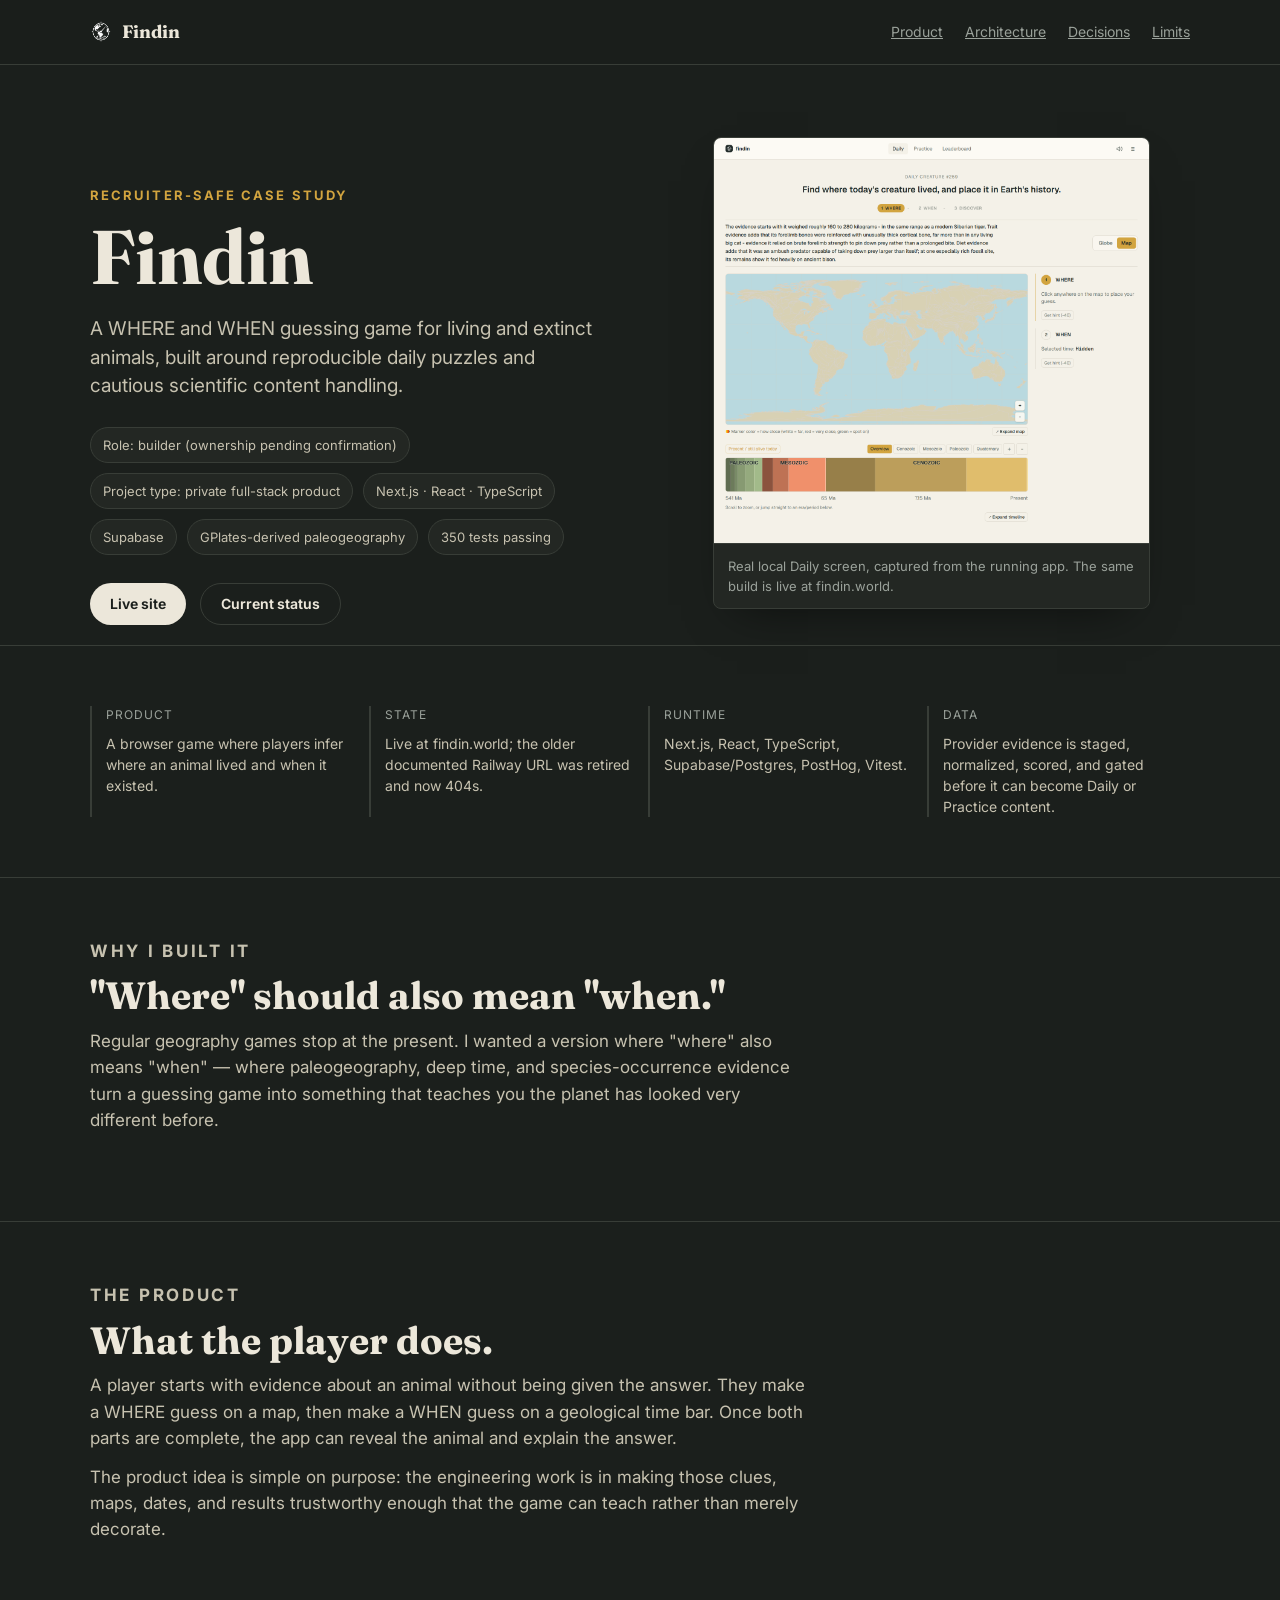
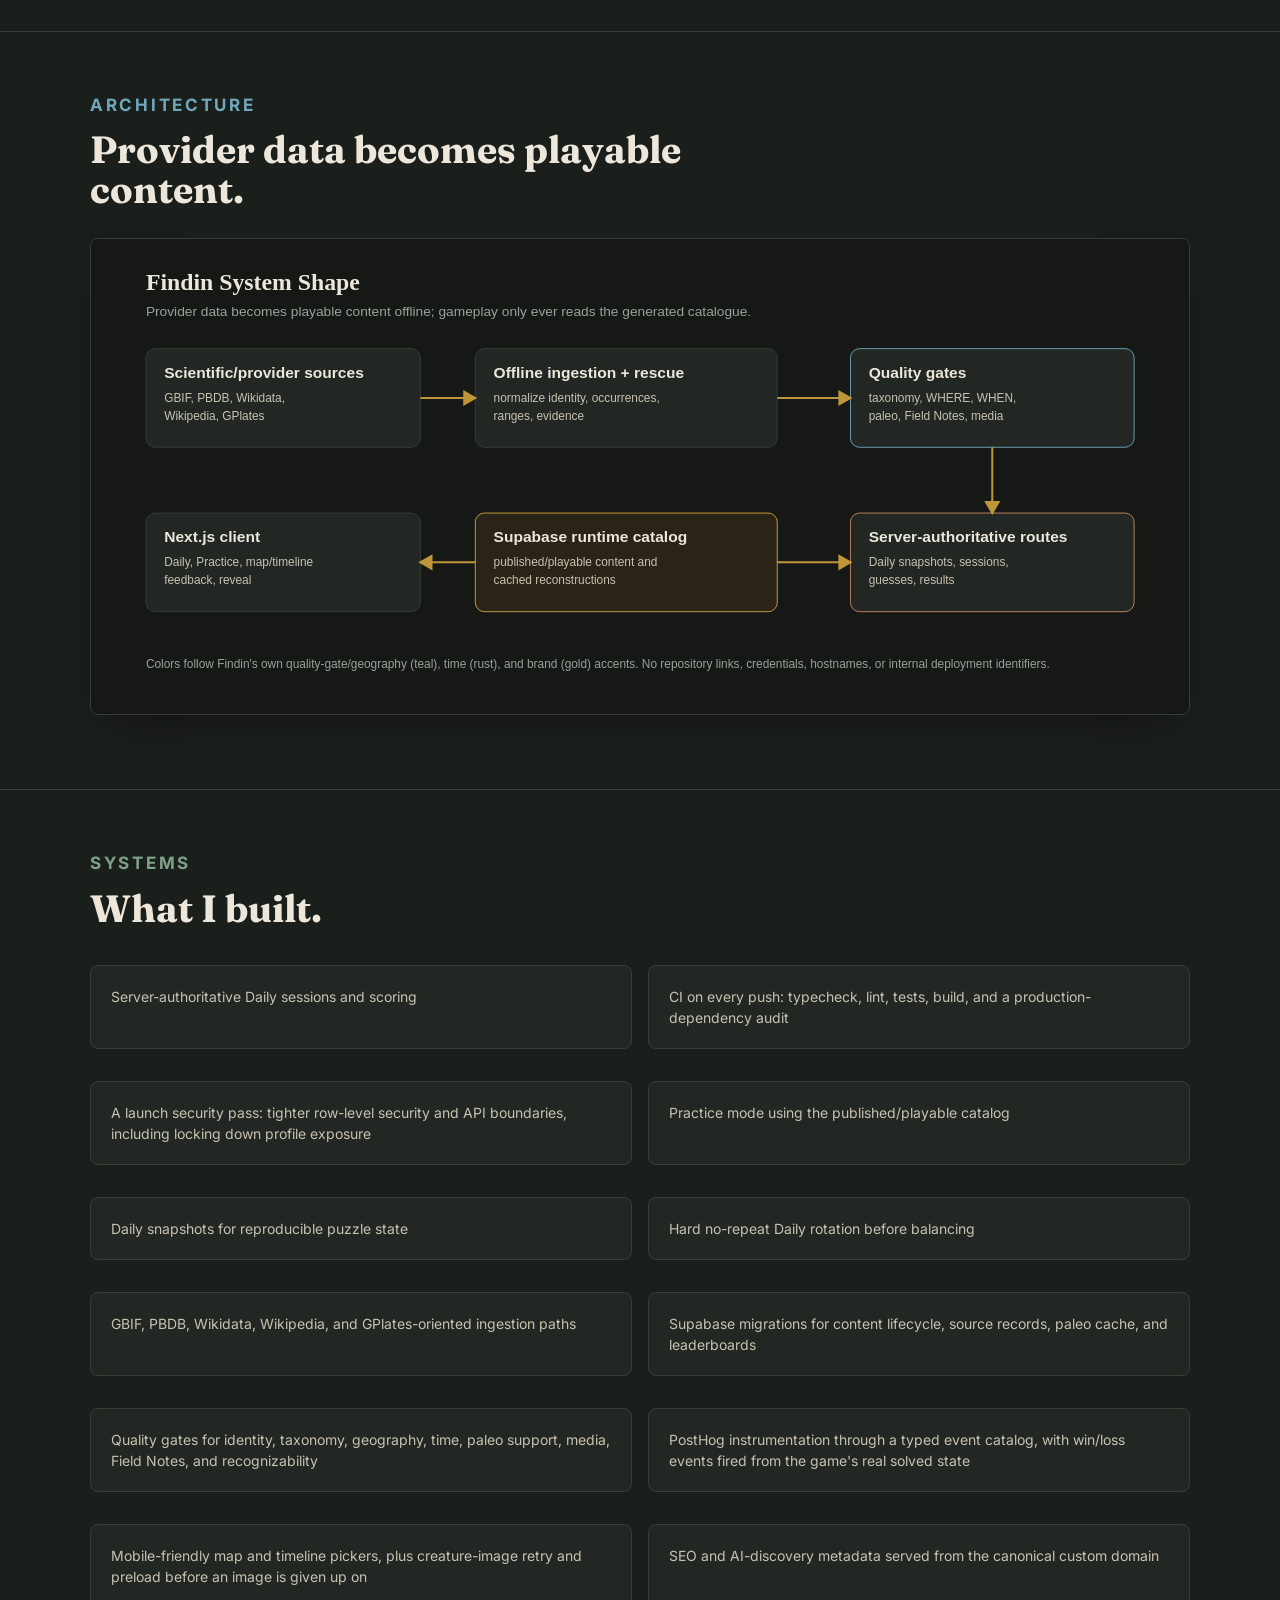
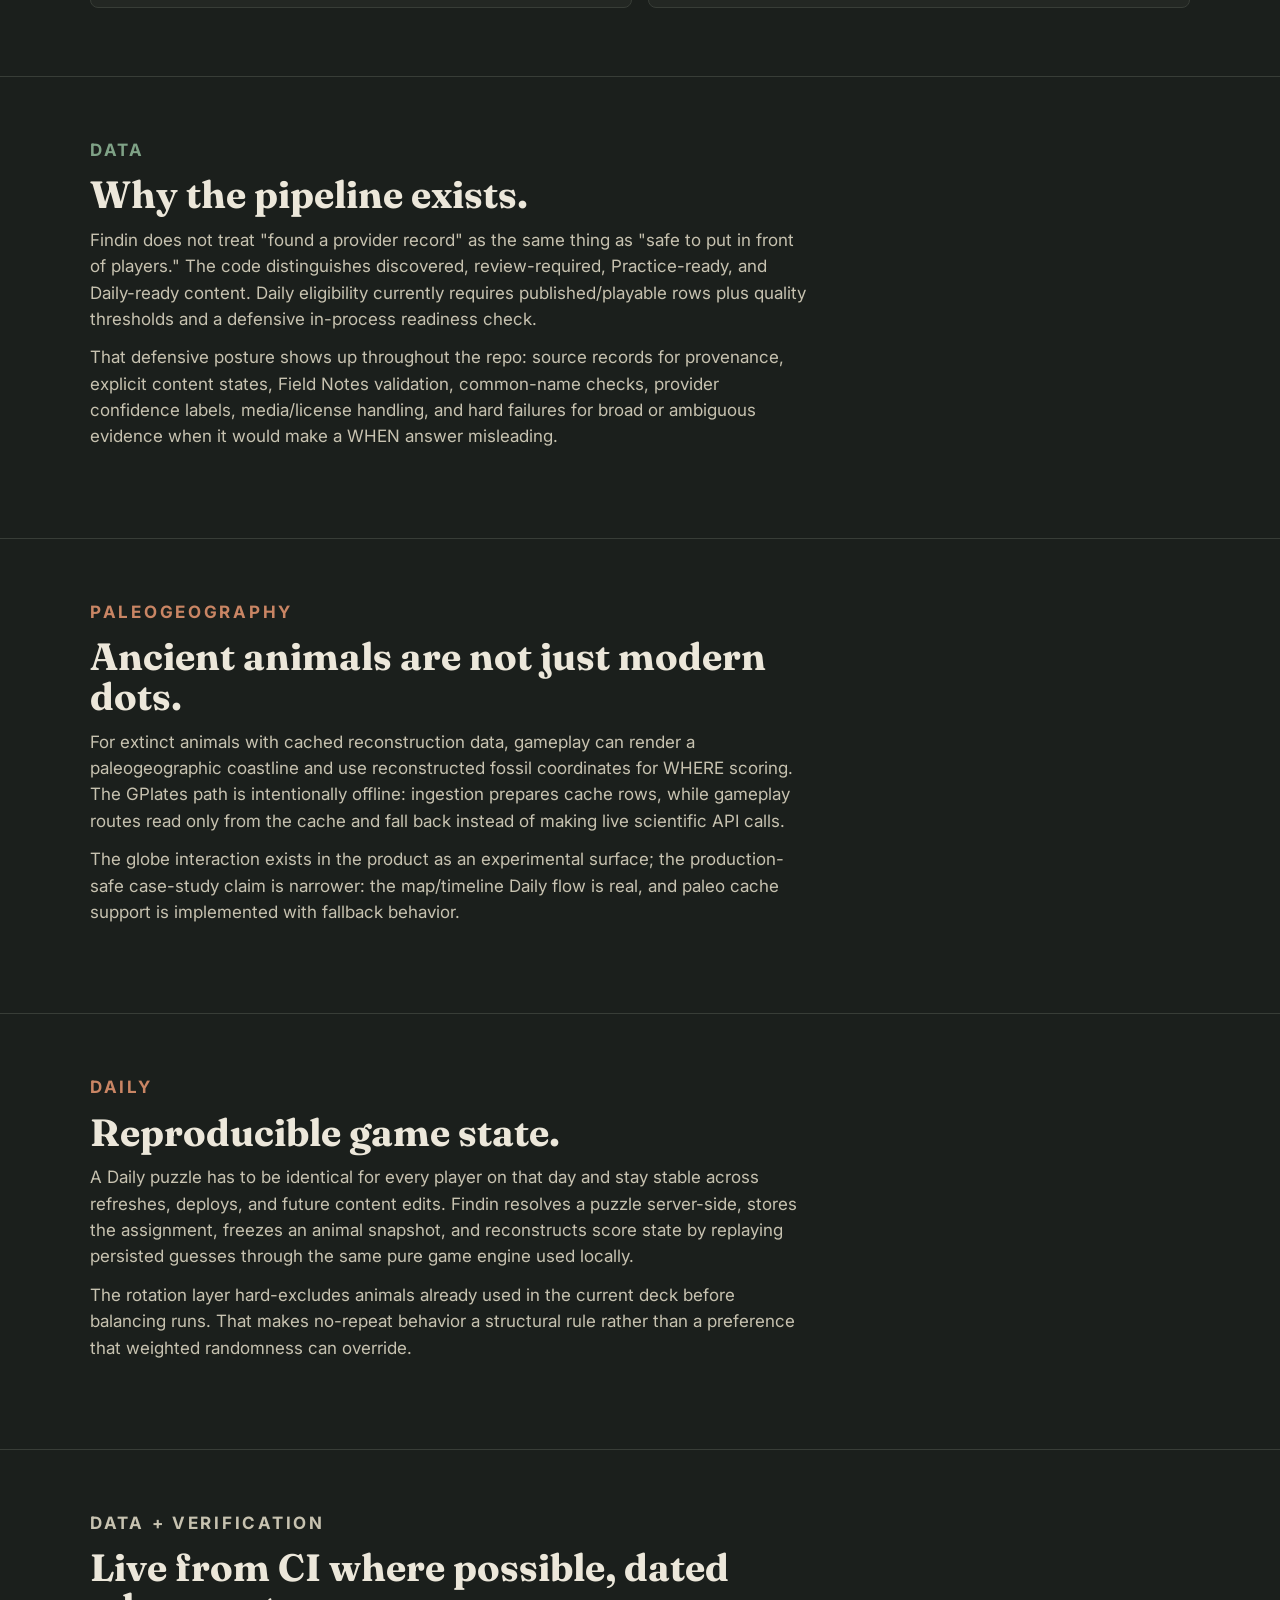
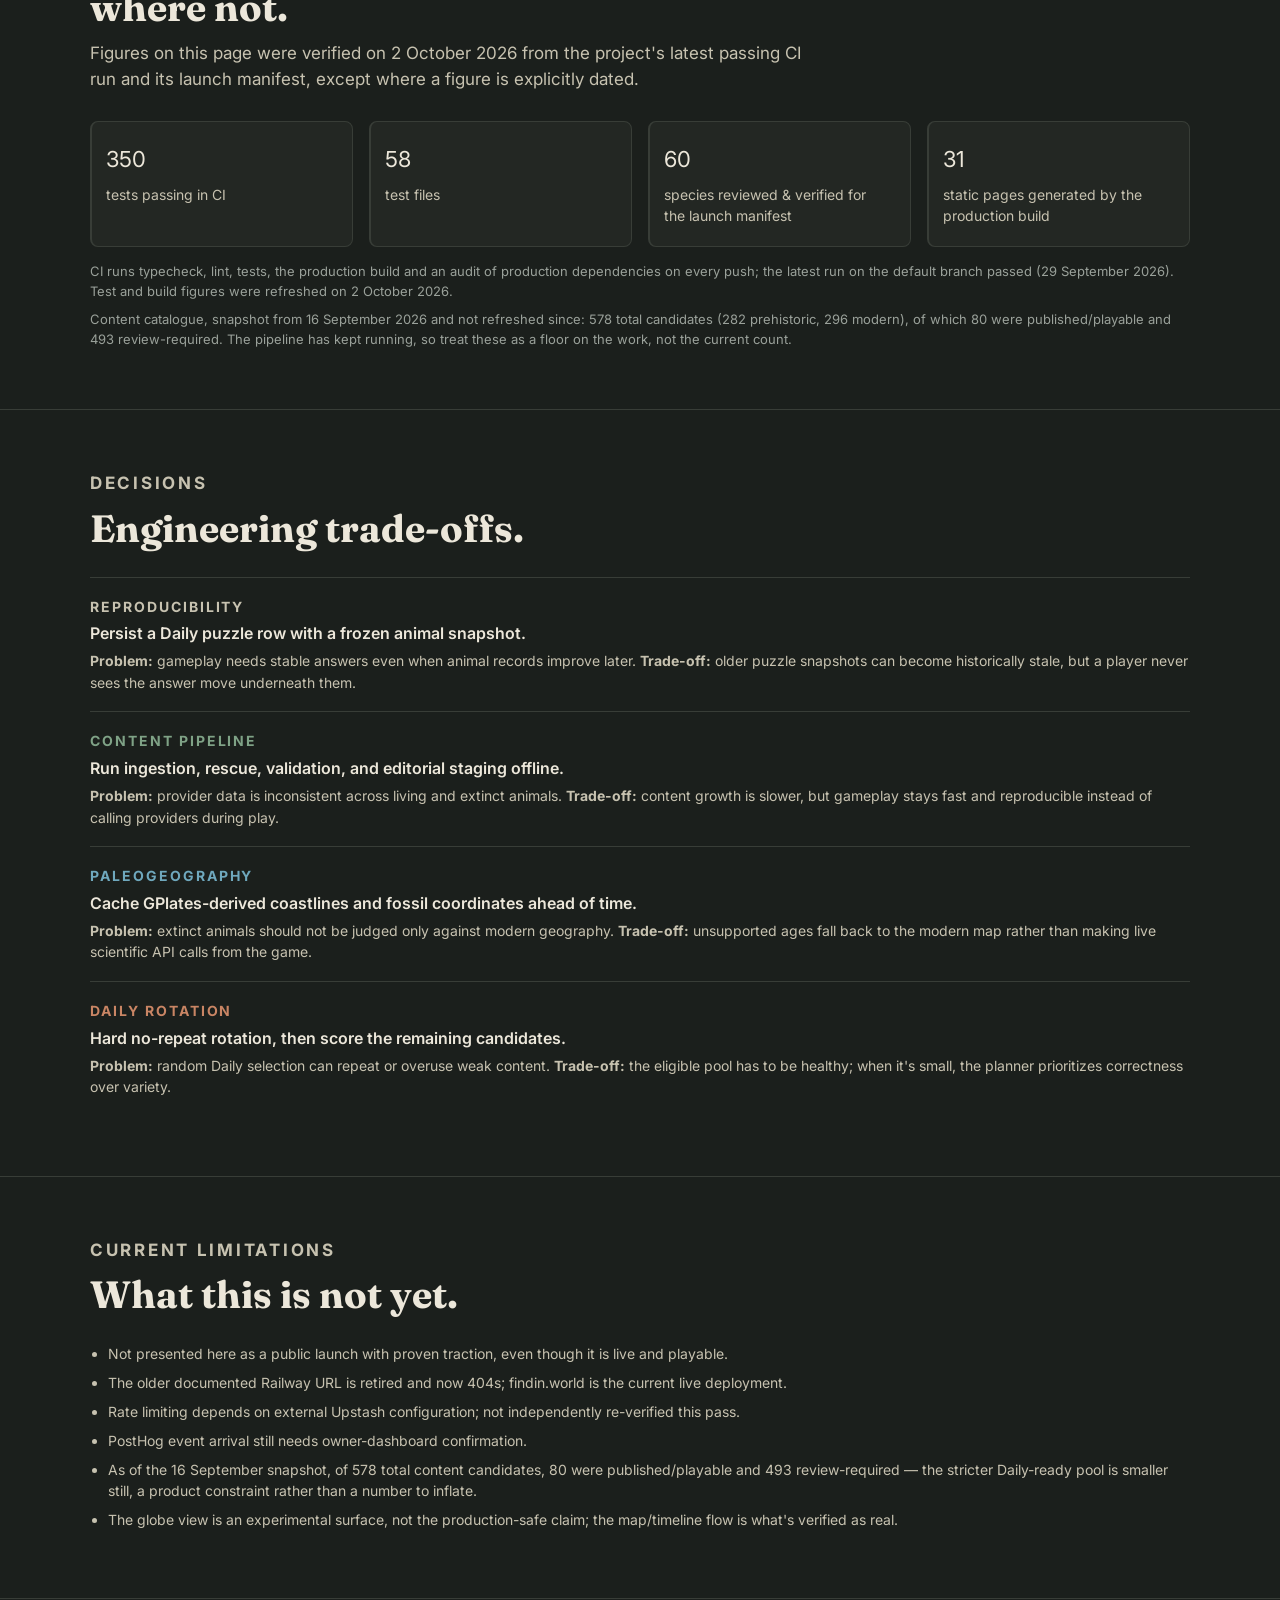
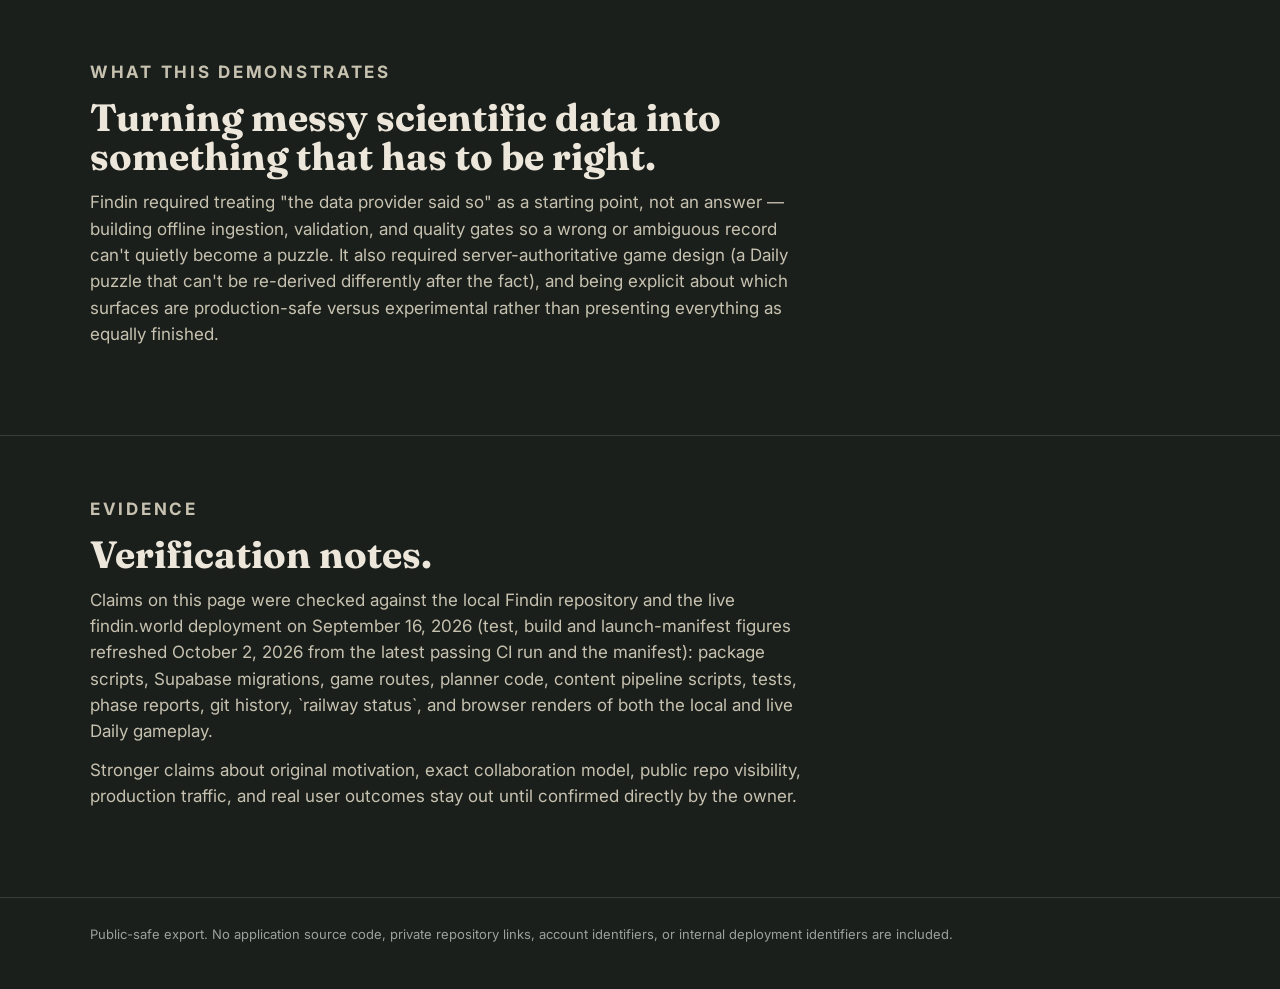
<file: index.html>
<!doctype html>
<html lang="en">
  <head>
    <meta charset="utf-8" />
    <meta name="viewport" content="width=device-width, initial-scale=1" />
    <title>Findin Case Study</title>
    <meta name="description" content="A public, recruiter-safe engineering case study for Findin, a WHERE and WHEN guessing game for living and extinct animals." />
    <link rel="preconnect" href="https://fonts.googleapis.com" />
    <link rel="preconnect" href="https://fonts.gstatic.com" crossorigin />
    <link href="https://fonts.googleapis.com/css2?family=Fraunces:opsz,wght@9..144,400;9..144,600;9..144,700&family=Inter:wght@400;500;600;700&display=swap" rel="stylesheet" />
    <link rel="stylesheet" href="styles.css" />
  </head>
  <body>
    <header class="nav">
      <div class="wrap nav-inner">
        <div class="brand"><img src="assets/logo/logo.png" alt="" /> Findin</div>
        <nav class="nav-links">
          <a href="#product">Product</a>
          <a href="#architecture">Architecture</a>
          <a href="#decisions">Decisions</a>
          <a href="#limits">Limits</a>
        </nav>
      </div>
    </header>

    <main>
      <section class="hero">
        <div class="wrap hero-grid">
          <div>
            <p class="eyebrow">Recruiter-safe case study</p>
            <h1>Findin</h1>
            <p class="lead">A WHERE and WHEN guessing game for living and extinct animals, built around reproducible daily puzzles and cautious scientific content handling.</p>
            <div class="hero-meta">
              <span class="pill">Role: builder (ownership pending confirmation)</span>
              <span class="pill">Project type: private full-stack product</span>
              <span class="pill">Next.js · React · TypeScript</span>
              <span class="pill">Supabase</span>
              <span class="pill">GPlates-derived paleogeography</span>
              <span class="pill">350 tests passing</span>
            </div>
            <div class="cta-row">
              <a class="button" href="https://findin.world">Live site</a>
              <a class="button secondary" href="#limits">Current status</a>
            </div>
          </div>

          <figure class="shot">
            <img src="assets/screenshots/daily-gameplay.png" alt="Findin Daily gameplay showing evidence notes, a world map, and a geological time bar" />
            <figcaption>Real local Daily screen, captured from the running app. The same build is live at findin.world.</figcaption>
          </figure>
        </div>
      </section>

      <section>
        <div class="wrap grid four">
          <div class="fact">
            <p>Product</p>
            <p>A browser game where players infer where an animal lived and when it existed.</p>
          </div>
          <div class="fact">
            <p>State</p>
            <p>Live at findin.world; the older documented Railway URL was retired and now 404s.</p>
          </div>
          <div class="fact">
            <p>Runtime</p>
            <p>Next.js, React, TypeScript, Supabase/Postgres, PostHog, Vitest.</p>
          </div>
          <div class="fact">
            <p>Data</p>
            <p>Provider evidence is staged, normalized, scored, and gated before it can become Daily or Practice content.</p>
          </div>
        </div>
      </section>

      <section id="why">
        <div class="wrap">
          <div class="section-head">
            <p class="eyebrow">Why I Built It</p>
            <h2>"Where" should also mean "when."</h2>
            <p>Regular geography games stop at the present. I wanted a version where "where" also means "when" &mdash; where paleogeography, deep time, and species-occurrence evidence turn a guessing game into something that teaches you the planet has looked very different before.</p>
          </div>
        </div>
      </section>

      <section id="product">
        <div class="wrap">
          <div class="section-head">
            <p class="eyebrow">The Product</p>
            <h2>What the player does.</h2>
            <p>A player starts with evidence about an animal without being given the answer. They make a WHERE guess on a map, then make a WHEN guess on a geological time bar. Once both parts are complete, the app can reveal the animal and explain the answer.</p>
            <p>The product idea is simple on purpose: the engineering work is in making those clues, maps, dates, and results trustworthy enough that the game can teach rather than merely decorate.</p>
          </div>
        </div>
      </section>

      <section id="architecture">
        <div class="wrap">
          <div class="section-head">
            <p class="eyebrow geography">Architecture</p>
            <h2>Provider data becomes playable content.</h2>
          </div>
          <img class="shot" style="padding:0;margin-bottom:14px" src="assets/diagrams/architecture.svg" alt="Findin architecture diagram: provider sources flow through ingestion and quality gates into a Supabase catalogue, then into server-authoritative game routes and the Next.js client" />
        </div>
      </section>

      <section id="systems">
        <div class="wrap">
          <div class="section-head">
            <p class="eyebrow taxonomy">Systems</p>
            <h2>What I built.</h2>
          </div>
          <ul class="grid two list-plain" style="padding-left:0;list-style:none">
            <li class="card">Server-authoritative Daily sessions and scoring</li>
            <li class="card">CI on every push: typecheck, lint, tests, build, and a production-dependency audit</li>
            <li class="card">A launch security pass: tighter row-level security and API boundaries, including locking down profile exposure</li>
            <li class="card">Practice mode using the published/playable catalog</li>
            <li class="card">Daily snapshots for reproducible puzzle state</li>
            <li class="card">Hard no-repeat Daily rotation before balancing</li>
            <li class="card">GBIF, PBDB, Wikidata, Wikipedia, and GPlates-oriented ingestion paths</li>
            <li class="card">Supabase migrations for content lifecycle, source records, paleo cache, and leaderboards</li>
            <li class="card">Quality gates for identity, taxonomy, geography, time, paleo support, media, Field Notes, and recognizability</li>
            <li class="card">PostHog instrumentation through a typed event catalog, with win/loss events fired from the game's real solved state</li>
            <li class="card">Mobile-friendly map and timeline pickers, plus creature-image retry and preload before an image is given up on</li>
            <li class="card">SEO and AI-discovery metadata served from the canonical custom domain</li>
          </ul>
        </div>
      </section>

      <section id="data">
        <div class="wrap">
          <div class="section-head">
            <p class="eyebrow taxonomy">Data</p>
            <h2>Why the pipeline exists.</h2>
            <p>Findin does not treat "found a provider record" as the same thing as "safe to put in front of players." The code distinguishes discovered, review-required, Practice-ready, and Daily-ready content. Daily eligibility currently requires published/playable rows plus quality thresholds and a defensive in-process readiness check.</p>
            <p>That defensive posture shows up throughout the repo: source records for provenance, explicit content states, Field Notes validation, common-name checks, provider confidence labels, media/license handling, and hard failures for broad or ambiguous evidence when it would make a WHEN answer misleading.</p>
          </div>
        </div>
      </section>

      <section id="paleogeography">
        <div class="wrap">
          <div class="section-head">
            <p class="eyebrow time">Paleogeography</p>
            <h2>Ancient animals are not just modern dots.</h2>
            <p>For extinct animals with cached reconstruction data, gameplay can render a paleogeographic coastline and use reconstructed fossil coordinates for WHERE scoring. The GPlates path is intentionally offline: ingestion prepares cache rows, while gameplay routes read only from the cache and fall back instead of making live scientific API calls.</p>
            <p>The globe interaction exists in the product as an experimental surface; the production-safe case-study claim is narrower: the map/timeline Daily flow is real, and paleo cache support is implemented with fallback behavior.</p>
          </div>
        </div>
      </section>

      <section id="daily">
        <div class="wrap">
          <div class="section-head">
            <p class="eyebrow time">Daily</p>
            <h2>Reproducible game state.</h2>
            <p>A Daily puzzle has to be identical for every player on that day and stay stable across refreshes, deploys, and future content edits. Findin resolves a puzzle server-side, stores the assignment, freezes an animal snapshot, and reconstructs score state by replaying persisted guesses through the same pure game engine used locally.</p>
            <p>The rotation layer hard-excludes animals already used in the current deck before balancing runs. That makes no-repeat behavior a structural rule rather than a preference that weighted randomness can override.</p>
          </div>
        </div>
      </section>

      <section id="verification">
        <div class="wrap">
          <div class="section-head">
            <p class="eyebrow">Data + Verification</p>
            <h2>Live from CI where possible, dated where not.</h2>
            <p class="note" id="live-note">Figures on this page were verified on 2 October 2026 from the project's latest passing CI run and its launch manifest, except where a figure is explicitly dated.</p>
          </div>
          <div class="grid four">
            <div class="card fact"><p></p><p style="font-size:22px;color:var(--ink);margin-bottom:4px">350</p><p>tests passing in CI</p></div>
            <div class="card fact"><p></p><p style="font-size:22px;color:var(--ink);margin-bottom:4px">58</p><p>test files</p></div>
            <div class="card fact"><p></p><p style="font-size:22px;color:var(--ink);margin-bottom:4px">60</p><p>species reviewed &amp; verified for the launch manifest</p></div>
            <div class="card fact"><p></p><p style="font-size:22px;color:var(--ink);margin-bottom:4px">31</p><p>static pages generated by the production build</p></div>
          </div>
          <p class="note" style="margin-top:14px">CI runs typecheck, lint, tests, the production build and an audit of production dependencies on every push; the latest run on the default branch passed (29 September 2026). Test and build figures were refreshed on 2 October 2026.</p>
          <p class="note" style="margin-top:8px">Content catalogue, snapshot from 16 September 2026 and not refreshed since: 578 total candidates (282 prehistoric, 296 modern), of which 80 were published/playable and 493 review-required. The pipeline has kept running, so treat these as a floor on the work, not the current count.</p>
        </div>
      </section>

      <section id="decisions">
        <div class="wrap">
          <div class="section-head">
            <p class="eyebrow">Decisions</p>
            <h2>Engineering trade-offs.</h2>
          </div>

          <div class="decision">
            <p class="kicker">Reproducibility</p>
            <h3>Persist a Daily puzzle row with a frozen animal snapshot.</h3>
            <p><strong>Problem:</strong> gameplay needs stable answers even when animal records improve later. <strong>Trade-off:</strong> older puzzle snapshots can become historically stale, but a player never sees the answer move underneath them.</p>
          </div>

          <div class="decision">
            <p class="kicker taxonomy">Content pipeline</p>
            <h3>Run ingestion, rescue, validation, and editorial staging offline.</h3>
            <p><strong>Problem:</strong> provider data is inconsistent across living and extinct animals. <strong>Trade-off:</strong> content growth is slower, but gameplay stays fast and reproducible instead of calling providers during play.</p>
          </div>

          <div class="decision">
            <p class="kicker geography">Paleogeography</p>
            <h3>Cache GPlates-derived coastlines and fossil coordinates ahead of time.</h3>
            <p><strong>Problem:</strong> extinct animals should not be judged only against modern geography. <strong>Trade-off:</strong> unsupported ages fall back to the modern map rather than making live scientific API calls from the game.</p>
          </div>

          <div class="decision">
            <p class="kicker time">Daily rotation</p>
            <h3>Hard no-repeat rotation, then score the remaining candidates.</h3>
            <p><strong>Problem:</strong> random Daily selection can repeat or overuse weak content. <strong>Trade-off:</strong> the eligible pool has to be healthy; when it's small, the planner prioritizes correctness over variety.</p>
          </div>
        </div>
      </section>

      <section id="limits">
        <div class="wrap">
          <div class="section-head">
            <p class="eyebrow">Current Limitations</p>
            <h2>What this is not yet.</h2>
          </div>
          <ul class="list-plain">
            <li>Not presented here as a public launch with proven traction, even though it is live and playable.</li>
            <li>The older documented Railway URL is retired and now 404s; findin.world is the current live deployment.</li>
            <li>Rate limiting depends on external Upstash configuration; not independently re-verified this pass.</li>
            <li>PostHog event arrival still needs owner-dashboard confirmation.</li>
            <li>As of the 16 September snapshot, of 578 total content candidates, 80 were published/playable and 493 review-required &mdash; the stricter Daily-ready pool is smaller still, a product constraint rather than a number to inflate.</li>
            <li>The globe view is an experimental surface, not the production-safe claim; the map/timeline flow is what's verified as real.</li>
          </ul>
        </div>
      </section>

      <section id="demonstrates">
        <div class="wrap">
          <div class="section-head">
            <p class="eyebrow">What This Demonstrates</p>
            <h2>Turning messy scientific data into something that has to be right.</h2>
            <p>Findin required treating "the data provider said so" as a starting point, not an answer &mdash; building offline ingestion, validation, and quality gates so a wrong or ambiguous record can't quietly become a puzzle. It also required server-authoritative game design (a Daily puzzle that can't be re-derived differently after the fact), and being explicit about which surfaces are production-safe versus experimental rather than presenting everything as equally finished.</p>
          </div>
        </div>
      </section>

      <section id="evidence">
        <div class="wrap">
          <div class="section-head">
            <p class="eyebrow">Evidence</p>
            <h2>Verification notes.</h2>
            <p>Claims on this page were checked against the local Findin repository and the live findin.world deployment on September 16, 2026 (test, build and launch-manifest figures refreshed October 2, 2026 from the latest passing CI run and the manifest): package scripts, Supabase migrations, game routes, planner code, content pipeline scripts, tests, phase reports, git history, `railway status`, and browser renders of both the local and live Daily gameplay.</p>
            <p class="note">Stronger claims about original motivation, exact collaboration model, public repo visibility, production traffic, and real user outcomes stay out until confirmed directly by the owner.</p>
          </div>
        </div>
      </section>
    </main>

    <footer class="footer">
      <div class="wrap">Public-safe export. No application source code, private repository links, account identifiers, or internal deployment identifiers are included.</div>
    </footer>
  </body>
</html>
</file>
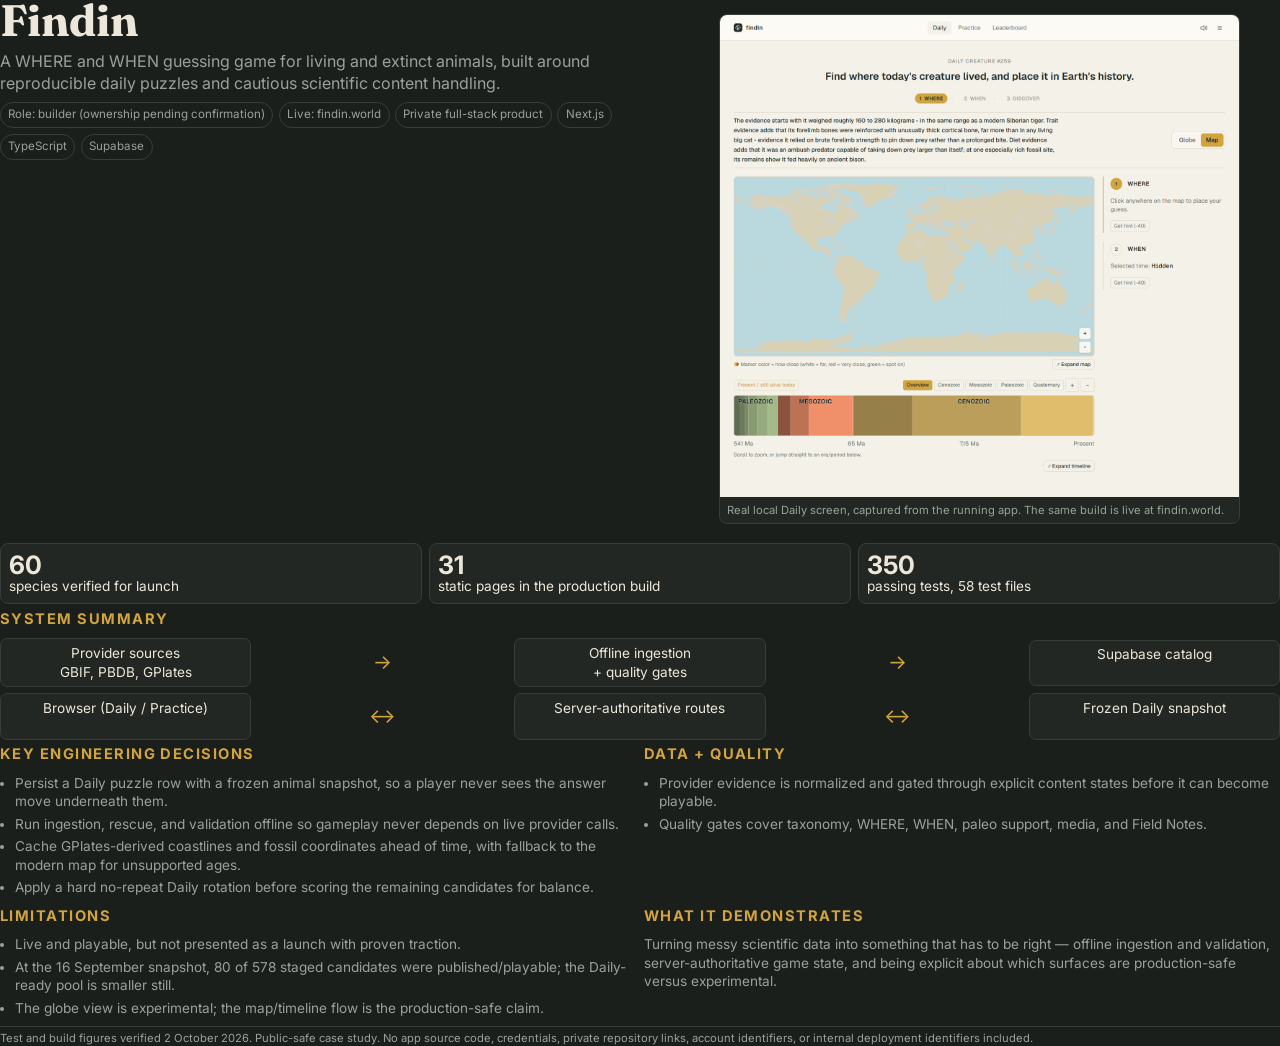
<file: pdf/case-study.html>
<!doctype html>
<html lang="en">
  <head>
    <meta charset="utf-8" />
    <title>Findin Recruiter Case Study</title>
    <link rel="preconnect" href="https://fonts.googleapis.com" />
    <link rel="preconnect" href="https://fonts.gstatic.com" crossorigin />
    <link href="https://fonts.googleapis.com/css2?family=Fraunces:opsz,wght@9..144,700&family=Inter:wght@400;500;600;700&display=swap" rel="stylesheet" />
    <link rel="stylesheet" href="case-study.css" />
  </head>
  <body>
    <main class="page">
      <section class="hero">
        <div>
          <h1>Findin</h1>
          <p class="lead">A WHERE and WHEN guessing game for living and extinct animals, built around reproducible daily puzzles and cautious scientific content handling.</p>
          <div class="meta">
            <span class="pill">Role: builder (ownership pending confirmation)</span>
            <span class="pill">Live: findin.world</span>
            <span class="pill">Private full-stack product</span>
            <span class="pill">Next.js</span>
            <span class="pill">TypeScript</span>
            <span class="pill">Supabase</span>
          </div>
        </div>
        <figure class="shot">
          <img src="../assets/screenshots/daily-gameplay.png" alt="Findin Daily gameplay with evidence notes, a world map, and a geological time bar" />
          <figcaption class="caption">Real local Daily screen, captured from the running app. The same build is live at findin.world.</figcaption>
        </figure>
      </section>

      <section class="section grid three">
        <div class="card stat"><strong>60</strong><span>species verified for launch</span></div>
        <div class="card stat"><strong>31</strong><span>static pages in the production build</span></div>
        <div class="card stat"><strong>350</strong><span>passing tests, 58 test files</span></div>
      </section>

      <section class="section">
        <h2>System Summary</h2>
        <div class="arch">
          <div class="node">Provider sources<br />GBIF, PBDB, GPlates</div>
          <div class="arrow">&rarr;</div>
          <div class="node">Offline ingestion<br />+ quality gates</div>
          <div class="arrow">&rarr;</div>
          <div class="node">Supabase catalog</div>
        </div>
        <div class="arch" style="margin-top: 0.07in">
          <div class="node">Browser (Daily / Practice)</div>
          <div class="arrow">&harr;</div>
          <div class="node">Server-authoritative routes</div>
          <div class="arrow">&harr;</div>
          <div class="node">Frozen Daily snapshot</div>
        </div>
      </section>

      <section class="section grid two">
        <div>
          <h2>Key Engineering Decisions</h2>
          <ul>
            <li>Persist a Daily puzzle row with a frozen animal snapshot, so a player never sees the answer move underneath them.</li>
            <li>Run ingestion, rescue, and validation offline so gameplay never depends on live provider calls.</li>
            <li>Cache GPlates-derived coastlines and fossil coordinates ahead of time, with fallback to the modern map for unsupported ages.</li>
            <li>Apply a hard no-repeat Daily rotation before scoring the remaining candidates for balance.</li>
          </ul>
        </div>
        <div>
          <h2>Data + Quality</h2>
          <ul>
            <li>Provider evidence is normalized and gated through explicit content states before it can become playable.</li>
            <li>Quality gates cover taxonomy, WHERE, WHEN, paleo support, media, and Field Notes.</li>
          </ul>
        </div>
      </section>

      <section class="section grid two">
        <div>
          <h2>Limitations</h2>
          <ul>
            <li>Live and playable, but not presented as a launch with proven traction.</li>
            <li>At the 16 September snapshot, 80 of 578 staged candidates were published/playable; the Daily-ready pool is smaller still.</li>
            <li>The globe view is experimental; the map/timeline flow is the production-safe claim.</li>
          </ul>
        </div>
        <div>
          <h2>What It Demonstrates</h2>
          <p class="small">Turning messy scientific data into something that has to be right &mdash; offline ingestion and validation, server-authoritative game state, and being explicit about which surfaces are production-safe versus experimental.</p>
        </div>
      </section>

      <p class="footer">Test and build figures verified 2 October 2026. Public-safe case study. No app source code, credentials, private repository links, account identifiers, or internal deployment identifiers included.</p>
    </main>
  </body>
</html>
</file>
<file: styles.css>
:root {
  /* Pulled directly from Findin's own src/app/globals.css dark-mode tokens,
     not the portfolio site's palette - this page should look like Findin. */
  color-scheme: dark;
  --paper: #1b1f1c;
  --paper-dim: #151815;
  --paper-raised: #232723;
  --ink: #ece7da;
  --ink-soft: #c7c2b0;
  --ink-faint: #9aa19a;
  --line: #383d37;
  --line-soft: #2b302a;
  --amber: #d2a43f;
  --amber-soft: #e3bd66;
  --geography: #6fa8bd;
  --taxonomy: #7fa286;
  --time: #c98564;
}

* {
  box-sizing: border-box;
}

html {
  scroll-behavior: smooth;
}

body {
  margin: 0;
  background: var(--paper);
  color: var(--ink);
  font-family: "Inter", ui-sans-serif, system-ui, -apple-system, "Segoe UI", sans-serif;
  line-height: 1.55;
}

img {
  display: block;
  max-width: 100%;
}

a {
  color: inherit;
}

.wrap {
  width: min(1100px, calc(100% - 40px));
  margin: 0 auto;
}

.nav {
  position: sticky;
  top: 0;
  z-index: 5;
  padding: 18px 0;
  background: color-mix(in srgb, var(--paper) 92%, transparent);
  border-bottom: 1px solid var(--line);
  backdrop-filter: blur(6px);
}

.nav-inner {
  display: flex;
  align-items: center;
  justify-content: space-between;
  gap: 24px;
}

.brand {
  display: flex;
  align-items: center;
  gap: 10px;
  font-weight: 700;
  font-family: "Fraunces", Georgia, serif;
  font-size: 18px;
}

.brand img {
  height: 22px;
  width: 22px;
  border-radius: 5px;
}

.nav-links {
  display: flex;
  gap: 22px;
  color: var(--ink-faint);
  font-size: 14px;
}

.hero {
  padding: 56px 0 20px;
}

.hero-grid {
  display: grid;
  gap: 40px;
  grid-template-columns: 1.05fr 1fr;
  align-items: end;
}

.eyebrow {
  color: var(--amber);
  font-size: 13px;
  font-weight: 700;
  letter-spacing: 0.16em;
  text-transform: uppercase;
}

.eyebrow.geography {
  color: var(--geography);
}

.eyebrow.taxonomy {
  color: var(--taxonomy);
}

.eyebrow.time {
  color: var(--time);
}

h1,
h2,
h3 {
  margin: 0;
  font-family: "Fraunces", Georgia, serif;
  line-height: 1.05;
  color: var(--ink);
}

h1 {
  margin-top: 12px;
  font-size: clamp(46px, 7vw, 76px);
}

h2 {
  font-size: clamp(28px, 4vw, 38px);
}

h3 {
  font-family: "Inter", ui-sans-serif, sans-serif;
  font-size: 16px;
  font-weight: 600;
}

p {
  margin: 0;
}

.lead {
  margin-top: 18px;
  max-width: 520px;
  color: var(--ink-soft);
  font-size: 19px;
  line-height: 1.5;
}

.hero-meta {
  display: flex;
  flex-wrap: wrap;
  gap: 10px;
  margin-top: 26px;
}

.pill {
  border: 1px solid var(--line);
  border-radius: 999px;
  padding: 7px 12px;
  background: var(--paper-raised);
  color: var(--ink-soft);
  font-size: 13px;
}

.cta-row {
  display: flex;
  flex-wrap: wrap;
  gap: 14px;
  margin-top: 28px;
}

.button {
  min-height: 42px;
  display: inline-flex;
  align-items: center;
  justify-content: center;
  border-radius: 999px;
  padding: 0 20px;
  background: var(--ink);
  color: var(--paper);
  font-weight: 650;
  text-decoration: none;
  font-size: 14px;
}

.button.secondary {
  border: 1px solid var(--line);
  background: transparent;
  color: var(--ink);
}

.shot {
  overflow: hidden;
  border: 1px solid var(--line);
  border-radius: 8px;
  background: var(--paper-raised);
  box-shadow: 0 20px 46px -24px rgba(0, 0, 0, 0.6);
}

.shot figcaption {
  padding: 12px 14px;
  border-top: 1px solid var(--line);
  color: var(--ink-faint);
  font-size: 13px;
}

section {
  padding: 60px 0;
  border-top: 1px solid var(--line);
}

section:first-of-type,
.hero {
  border-top: 0;
}

.section-head {
  display: grid;
  gap: 12px;
  max-width: 720px;
  margin-bottom: 28px;
}

.section-head p {
  color: var(--ink-soft);
  font-size: 17px;
  line-height: 1.55;
}

.grid {
  display: grid;
  gap: 16px;
}

.two {
  grid-template-columns: repeat(2, minmax(0, 1fr));
}

.three {
  grid-template-columns: repeat(3, minmax(0, 1fr));
}

.four {
  grid-template-columns: repeat(4, minmax(0, 1fr));
}

.card {
  border: 1px solid var(--line);
  border-radius: 8px;
  background: var(--paper-raised);
  padding: 20px;
}

.card p {
  color: var(--ink-soft);
  font-size: 14px;
  line-height: 1.55;
}

.fact {
  border-left: 2px solid var(--line);
  padding-left: 14px;
}

.fact p:first-child {
  font-size: 12px;
  text-transform: uppercase;
  letter-spacing: 0.08em;
  color: var(--ink-faint);
}

.fact p:last-child {
  margin-top: 8px;
  color: var(--ink-soft);
  font-size: 14px;
  line-height: 1.5;
}

.diagram-flow {
  display: grid;
  grid-template-columns: 1fr auto 1fr auto 1fr;
  gap: 10px;
  align-items: center;
}

.diagram-flow + .diagram-flow {
  margin-top: 10px;
}

.diagram-flow .node {
  border: 1px solid var(--line);
  border-radius: 8px;
  background: var(--paper-raised);
  padding: 14px;
  font-size: 14px;
  color: var(--ink);
}

.diagram-flow .node span {
  display: block;
  margin-top: 4px;
  color: var(--ink-faint);
  font-size: 12px;
}

.diagram-flow .arrow {
  color: var(--amber);
  text-align: center;
  font-size: 18px;
}

.decision {
  display: grid;
  gap: 8px;
  border-top: 1px solid var(--line);
  padding: 18px 0;
}

.decision:first-child {
  border-top: 0;
  padding-top: 0;
}

.decision p {
  color: var(--ink-soft);
  font-size: 14px;
  line-height: 1.55;
}

.kicker {
  color: var(--amber);
  font-size: 12px;
  font-weight: 700;
  letter-spacing: 0.14em;
  text-transform: uppercase;
}

.kicker.geography {
  color: var(--geography);
}

.kicker.taxonomy {
  color: var(--taxonomy);
}

.kicker.time {
  color: var(--time);
}

.list-plain {
  margin: 0;
  padding-left: 18px;
  color: var(--ink-soft);
}

.list-plain li {
  margin: 8px 0;
  font-size: 14px;
  line-height: 1.5;
}

.note {
  color: var(--ink-faint);
  font-size: 13px;
}

.footer {
  border-top: 1px solid var(--line);
  padding: 26px 0 44px;
  color: var(--ink-faint);
  font-size: 13px;
}

@media (max-width: 760px) {
  .wrap {
    width: min(100% - 28px, 1100px);
  }

  .nav-links {
    display: none;
  }

  .hero-grid {
    grid-template-columns: 1fr;
    align-items: start;
  }

  .lead {
    font-size: 17px;
  }

  section {
    padding: 44px 0;
  }

  .two,
  .three,
  .four {
    grid-template-columns: 1fr;
  }

  .diagram-flow {
    grid-template-columns: 1fr;
  }

  .diagram-flow .arrow {
    transform: rotate(90deg);
  }
}
</file>
<file: pdf/case-study.css>
@page {
  size: Letter;
  margin: 0.42in;
}

:root {
  /* Findin's own dark-mode tokens from src/app/globals.css, not a borrowed palette. */
  --paper: #1b1f1c;
  --surface: #232723;
  --line: #383d37;
  --ink: #ece7da;
  --muted: #9aa19a;
  --amber: #d2a43f;
}

* {
  box-sizing: border-box;
}

body {
  margin: 0;
  background: var(--paper);
  color: var(--ink);
  font-family: "Inter", Arial, sans-serif;
  font-size: 10.2pt;
  line-height: 1.35;
}

.page {
  min-height: 9.4in;
  padding: 0;
}

.hero {
  display: grid;
  grid-template-columns: 1.05fr 0.95fr;
  gap: 0.16in;
  align-items: stretch;
}

h1,
h2,
h3,
p {
  margin: 0;
}

h1 {
  font-family: "Fraunces", Georgia, serif;
  font-size: 33pt;
  line-height: 0.94;
}

h2 {
  margin-bottom: 0.09in;
  color: var(--amber);
  font-size: 11pt;
  letter-spacing: 0.1em;
  text-transform: uppercase;
}

h3 {
  font-size: 11.3pt;
}

.lead {
  margin-top: 0.1in;
  color: var(--muted);
  font-size: 12pt;
}

.meta {
  display: flex;
  flex-wrap: wrap;
  gap: 0.06in;
  margin-top: 0.08in;
}

.pill {
  border: 1px solid var(--line);
  border-radius: 99px;
  padding: 0.045in 0.075in;
  color: var(--muted);
  font-size: 8.7pt;
}

.shot {
  overflow: hidden;
  border: 1px solid var(--line);
  border-radius: 8px;
  background: var(--surface);
}

.shot img {
  display: block;
  width: 100%;
}

.caption {
  padding: 0.055in 0.075in;
  color: var(--muted);
  font-size: 8.4pt;
}

.grid {
  display: grid;
  gap: 0.08in;
}

.two {
  grid-template-columns: 1fr 1fr;
}

.three {
  grid-template-columns: repeat(3, 1fr);
}

.section {
  margin-top: 0.06in;
}

.card {
  border: 1px solid var(--line);
  border-radius: 8px;
  background: var(--surface);
  padding: 0.08in;
}

.card p,
li,
.small {
  color: var(--muted);
}

.stat strong {
  display: block;
  color: var(--ink);
  font-size: 19pt;
  line-height: 1;
}

.arch {
  display: grid;
  grid-template-columns: repeat(5, 1fr);
  gap: 0.06in;
  align-items: center;
}

.node {
  min-height: 0.48in;
  border: 1px solid var(--line);
  border-radius: 7px;
  padding: 0.05in;
  background: var(--surface);
  text-align: center;
}

.arrow {
  color: var(--amber);
  text-align: center;
  font-size: 15pt;
}

ul {
  margin: 0;
  padding-left: 0.16in;
}

li {
  margin: 0.045in 0;
}

.footer {
  margin-top: 0.05in;
  border-top: 1px solid var(--line);
  padding-top: 0.04in;
  color: var(--muted);
  font-size: 8.4pt;
}
</file>
